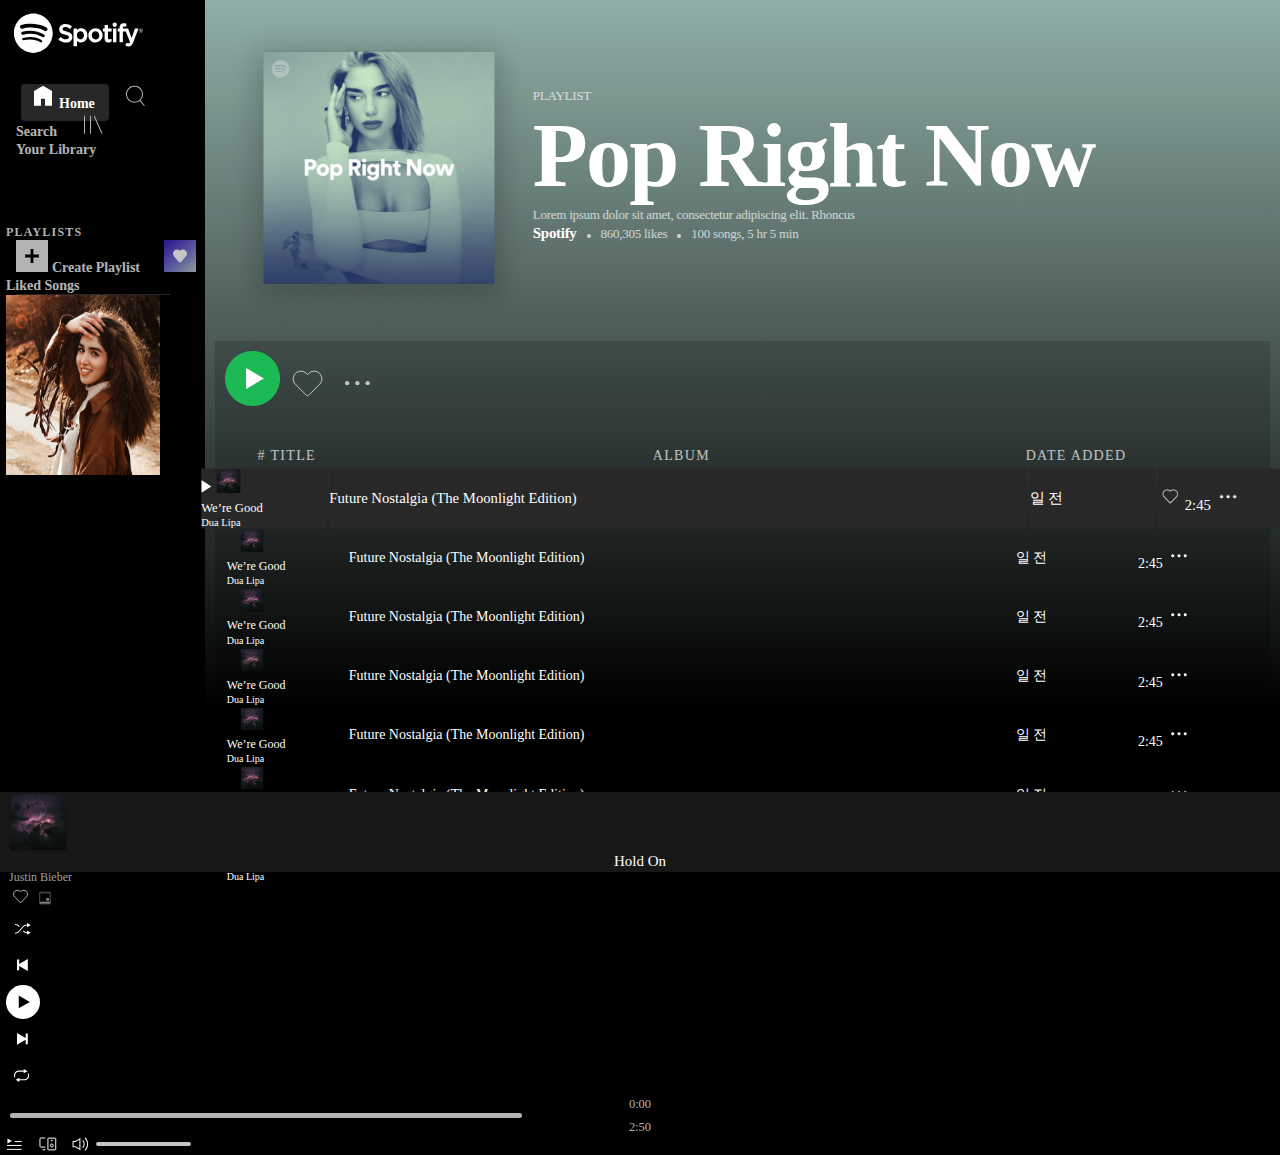
<file: player/index.html>
<!DOCTYPE html>
<html lang="en">

<head>
    <meta charset="UTF-8">
    <meta name="viewport" content="width=device-width, initial-scale=1.0">
    <title>Document</title>
    <link rel="icon" type="image/x-icon"
        href="https://encrypted-tbn0.gstatic.com/images?q=tbn:ANd9GcQFopnzqEulP1kegv8dzWHtAZyAmRtRQpsf7qQEHsbq&s">
    <link rel="stylesheet" href="style.css">
    <link rel="stylesheet" href="https://cdnjs.cloudflare.com/ajax/libs/font-awesome/6.4.2/css/all.min.css"
        integrity="sha512-z3gLpd7yknf1YoNbCzqRKc4qyor8gaKU1qmn+CShxbuBusANI9QpRohGBreCFkKxLhei6S9CQXFEbbKuqLg0DA=="
        crossorigin="anonymous" referrerpolicy="no-referrer" />
    <link href="https://cdn.jsdelivr.net/npm/bootstrap@5.0.2/dist/css/bootstrap.min.css" rel="stylesheet"
        integrity="sha384-EVSTQN3/azprG1Anm3QDgpJLIm9Nao0Yz1ztcQTwFspd3yD65VohhpuuCOmLASjC" crossorigin="anonymous">
</head>

<body>
    <div class="playlist">
        <div class="d-flex justify-content-between align-items-left left-section">
            <div class="d-flex justify-content-between align-items-left left-section-top">
                <div class="logo">
                    <svg xmlns="http://www.w3.org/2000/svg" width="131" height="40" viewBox="0 0 131 40" fill="none">
                        <g clip-path="url(#clip0_12109_34)">
                            <path
                                d="M0.924072 20.1176C0.924072 30.9412 9.70361 39.8823 20.3315 39.8823C30.9593 39.8823 39.7389 30.9412 39.7389 20.1176C39.7389 9.29411 30.9593 0.470581 20.3315 0.470581C9.70361 0.470581 0.924072 9.29411 0.924072 20.1176ZM27.4937 29.2941C22.9884 26.4706 17.2124 25.7647 10.5123 27.2941C8.89497 27.5294 8.66393 25.1765 10.0502 24.9412C17.4435 23.1765 23.6816 24 28.7645 27.1765C30.0352 28 28.7645 30 27.4937 29.2941ZM29.4576 24C24.2592 20.7059 16.2883 19.7647 10.1657 21.6471C8.20185 22.2353 7.50873 19.1765 9.35705 18.7059C16.4038 16.5882 25.0678 17.6471 31.0749 21.4118C32.6921 22.4706 31.0749 25.0588 29.4576 24ZM9.24153 15.6471C7.27769 16.3529 6.00696 12.9412 8.20185 12.1176C15.0175 9.99999 26.5696 10.3529 33.7318 14.7059C35.6957 15.7647 33.8474 19.0588 31.768 17.8823C25.5299 14.1176 15.1331 13.7647 9.24153 15.6471ZM53.0237 26.3529C51.0599 26.3529 49.2115 25.6471 47.5943 24C47.4787 24 47.4787 24.1176 47.4787 24.1176L45.6304 26.3529C45.5149 26.4706 45.5149 26.5882 45.6304 26.7059C47.7098 28.5882 50.2512 29.5294 53.0237 29.5294C56.9514 29.5294 59.3773 27.2941 59.3773 24C59.3773 21.1765 57.6445 19.6471 53.6013 18.5882C50.2512 17.7647 49.6736 17.1765 49.6736 16C49.6736 14.8235 50.8288 14.1176 52.3306 14.1176C53.8324 14.1176 55.2186 14.7059 56.8359 15.8823C56.8359 15.8823 56.9514 16 57.0669 16C57.1824 16 57.1824 15.8823 57.1824 15.8823L58.7997 13.5294C58.9153 13.4118 58.9153 13.4118 58.7997 13.2941C56.9514 11.7647 54.7565 10.9412 52.3306 10.9412C48.7495 10.9412 46.208 13.1765 46.208 16.3529C46.208 19.7647 48.5184 20.8235 52.2151 21.7647C55.4496 22.4706 55.9117 23.1765 55.9117 24.3529C55.9117 25.6471 54.7565 26.3529 53.0237 26.3529ZM63.9981 17.2941V15.7647C63.9981 15.6471 63.8826 15.5294 63.7671 15.5294H60.7636C60.6481 15.5294 60.5325 15.6471 60.5325 15.7647V33.0588C60.5325 33.1765 60.6481 33.2941 60.7636 33.2941H63.7671C63.8826 33.2941 63.9981 33.1765 63.9981 33.0588V27.6471C65.1533 28.9412 66.4241 29.5294 68.1569 29.5294C71.2759 29.5294 74.395 27.0588 74.395 22.3529C74.395 17.6471 71.2759 15.2941 68.1569 15.2941C66.4241 15.2941 65.1533 15.8823 63.9981 17.2941ZM67.4638 26.4706C65.3844 26.4706 63.8826 24.7059 63.8826 22.3529C63.8826 20 65.3844 18.3529 67.4638 18.3529C69.5431 18.3529 70.9294 20 70.9294 22.3529C70.9294 24.7059 69.5431 26.4706 67.4638 26.4706ZM75.3191 22.4706C75.3191 26.4706 78.4382 29.5294 82.4814 29.5294C86.5246 29.5294 89.6436 26.3529 89.6436 22.3529C89.6436 18.3529 86.6401 15.2941 82.5969 15.2941C78.5537 15.2941 75.3191 18.4706 75.3191 22.4706ZM78.7847 22.3529C78.7847 20 80.2865 18.3529 82.4814 18.3529C84.6763 18.3529 86.2936 20.1176 86.2936 22.4706C86.2936 24.8235 84.7918 26.4706 82.5969 26.4706C80.402 26.4706 78.7847 24.7059 78.7847 22.3529ZM94.9576 15.5294V12.1176C94.9576 12 94.9576 11.8823 94.8421 11.8823H91.8385C91.723 11.8823 91.6075 12 91.6075 12.1176V15.5294H90.1057C89.9902 15.5294 89.8747 15.6471 89.8747 15.7647V18.3529C89.8747 18.4706 89.9902 18.5882 90.1057 18.5882H91.6075V25.4118C91.6075 28.1176 92.8782 29.5294 95.5352 29.5294C96.5749 29.5294 97.6145 29.2941 98.4232 28.8235C98.5387 28.8235 98.5387 28.7059 98.5387 28.5882V26.1176C98.5387 26 98.5387 25.8823 98.4232 25.8823H98.1921C97.6145 26.2353 96.9214 26.3529 96.3438 26.3529C95.4197 26.3529 94.9576 25.8823 94.9576 24.9412V18.5882H98.4232C98.5387 18.5882 98.6542 18.4706 98.6542 18.3529V15.7647C98.6542 15.6471 98.5387 15.5294 98.4232 15.5294H94.9576ZM109.86 15.1765C109.86 13.8823 110.322 13.4118 111.361 13.4118C111.939 13.4118 112.517 13.4118 113.094 13.6471H113.21C113.21 13.6471 113.325 13.5294 113.325 13.4118V10.9412C113.325 10.8235 113.325 10.7059 113.21 10.7059C112.632 10.4706 111.824 10.3529 110.668 10.3529C107.896 10.3529 106.51 12 106.51 14.9412V15.5294H105.008C104.892 15.5294 104.777 15.6471 104.777 15.7647V18.3529C104.777 18.4706 104.892 18.5882 105.008 18.5882H106.51V29.0588C106.51 29.1765 106.625 29.2941 106.741 29.2941H109.744C109.86 29.2941 109.86 29.1765 109.86 29.0588V18.5882H112.748L117.022 29.0588C116.56 30.1176 116.098 30.3529 115.405 30.3529C114.827 30.3529 114.249 30.2353 113.672 29.8823H113.556L113.441 30L112.401 32.2353C112.401 32.3529 112.401 32.5882 112.517 32.5882C113.556 33.1765 114.481 33.4118 115.636 33.4118C117.831 33.4118 119.101 32.3529 120.141 29.5294L125.339 15.8823V15.6471C125.339 15.5294 125.224 15.5294 125.108 15.5294H121.989C121.874 15.5294 121.874 15.6471 121.874 15.7647L118.639 24.9412L115.174 15.7647C115.174 15.6471 115.058 15.5294 114.943 15.5294H109.86V15.1765ZM100.272 15.5294C100.156 15.5294 100.04 15.6471 100.04 15.7647V29.0588C100.04 29.1765 100.156 29.2941 100.272 29.2941H103.275C103.391 29.2941 103.391 29.1765 103.391 29.0588V15.7647C103.391 15.6471 103.391 15.5294 103.275 15.5294H100.272ZM99.5784 11.6471C99.5784 12.8235 100.618 13.8823 101.773 13.8823C102.928 13.8823 103.853 12.8235 103.853 11.6471C103.853 10.4706 102.928 9.5294 101.773 9.5294C100.618 9.5294 99.5784 10.4706 99.5784 11.6471ZM127.881 19.7647C129.036 19.7647 130.076 18.8235 130.076 17.6471C130.076 16.4706 129.036 15.5294 127.881 15.5294C126.726 15.5294 125.801 16.4706 125.801 17.6471C125.801 18.8235 126.726 19.7647 127.881 19.7647ZM127.881 15.7647C128.921 15.7647 129.845 16.5882 129.845 17.6471C129.845 18.7059 128.921 19.5294 127.881 19.5294C126.841 19.5294 126.033 18.7059 126.033 17.6471C126.033 16.5882 126.841 15.7647 127.881 15.7647ZM128.343 17.8823C128.689 17.7647 128.921 17.5294 128.921 17.1765C128.921 16.7059 128.458 16.4706 127.996 16.4706H127.072V18.7059H127.534V18H127.996L128.458 18.7059H129.036L128.343 17.8823ZM127.996 16.8235C128.227 16.8235 128.458 16.9412 128.458 17.1765C128.458 17.4118 128.227 17.5294 127.996 17.5294H127.534V16.8235H127.996Z"
                                fill="white" />
                        </g>
                        <defs>
                            <clipPath id="clip0_12109_34">
                                <rect width="131" height="40" fill="white" />
                            </clipPath>
                        </defs>
                    </svg>
                </div>
                <div class="auto-side-bar">
                    <input type="checkbox" id="bar">
                    <label for="bar" class="my-bar">
                        <i class="fa-solid fa-bars my-bar1" style="color: #ffffff;"></i>
                    </label>
                    <label for="bar" class="my-bar2">
                        <i class="fa-solid fa-xmark my-cancel" style="color: #ffffff;"></i>
                    </label>
                    <div class="d-flex justify-content-around align-items-left auto-bar">
                        <a href="#">
                            <div class="d-flex autobar1">
                                <span class="autobar1-img">
                                    <svg xmlns="http://www.w3.org/2000/svg" width="25" height="28" viewBox="0 0 31 34"
                                        fill="none">
                                        <g clip-path="url(#clip0_306_615)">
                                            <path
                                                d="M15.5849 19.6659C14.6021 19.6659 13.6596 20.0888 12.9646 20.8417C12.2697 21.5946 11.8793 22.6157 11.8793 23.6804V33.0822H19.2906V23.6804C19.2906 22.6157 18.9002 21.5946 18.2052 20.8417C17.5103 20.0888 16.5677 19.6659 15.5849 19.6659Z"
                                                fill="white" />
                                            <path
                                                d="M17.2376 2.04697C16.784 1.60463 16.1953 1.35986 15.5849 1.35986C14.9746 1.35986 14.3858 1.60463 13.9322 2.04697L0.762268 14.8879V28.8047C0.762268 29.9404 1.17871 31.0296 1.91999 31.8326C2.66126 32.6357 3.66665 33.0868 4.71497 33.0868H9.40881V23.6809C9.40881 21.9064 10.0595 20.2046 11.2177 18.9498C12.376 17.6951 13.9469 16.9902 15.5849 16.9902C17.2229 16.9902 18.7938 17.6951 19.9521 18.9498C21.1103 20.2046 21.761 21.9064 21.761 23.6809V33.0828H26.4548C27.5032 33.0828 28.5086 32.6317 29.2498 31.8286C29.9911 31.0256 30.4076 29.9364 30.4076 28.8007V14.8839L17.2376 2.04697Z"
                                                fill="white" />
                                        </g>
                                        <defs>
                                            <clipPath id="clip0_306_615">
                                                <rect width="29.6453" height="32.1157" fill="white"
                                                    transform="translate(0.762268 0.932129)" />
                                            </clipPath>
                                        </defs>
                                    </svg>
                                </span>
                                <span class="autobar1-text">Home</span>
                            </div>
                        </a>
                        <a href="#">
                            <div class="d-flex autobar1">
                                <span class="auto-bar-img">
                                    <svg xmlns="http://www.w3.org/2000/svg" width="25" height="28" viewBox="0 0 31 31"
                                        fill="none">
                                        <path
                                            d="M30.4073 28.8279L22.6723 21.0929C24.6816 18.6356 25.6695 15.5 25.4316 12.3347C25.1938 9.16938 23.7485 6.21658 21.3946 4.08705C19.0407 1.95752 15.9584 0.814177 12.7852 0.893518C9.61198 0.972858 6.59065 2.26881 4.34614 4.51332C2.10164 6.75782 0.805683 9.77916 0.726343 12.9524C0.647002 16.1256 1.79034 19.2079 3.91988 21.5618C6.04941 23.9157 9.0022 25.361 12.1675 25.5988C15.3328 25.8366 18.4684 24.8488 20.9257 22.8395L28.6607 30.5745L30.4073 28.8279ZM13.1142 23.1631C11.1598 23.1631 9.24925 22.5836 7.6242 21.4978C5.99915 20.4119 4.73258 18.8686 3.98465 17.063C3.23673 15.2573 3.04104 13.2704 3.42233 11.3536C3.80362 9.43668 4.74476 7.67592 6.12675 6.29393C7.50874 4.91194 9.2695 3.97079 11.1864 3.5895C13.1033 3.20821 15.0901 3.4039 16.8958 4.15183C18.7015 4.89976 20.2448 6.16633 21.3306 7.79137C22.4164 9.41642 22.996 11.327 22.996 13.2814C22.993 15.9013 21.951 18.413 20.0984 20.2656C18.2459 22.1181 15.7341 23.1602 13.1142 23.1631Z"
                                            fill="white" />
                                    </svg>
                                </span>
                                <span class="autobar1-text">Search</span>
                            </div>
                        </a>
                        <a href="#">
                            <div class="d-flex autobar1">
                                <span class="auto-bar-img">
                                    <svg xmlns="http://www.w3.org/2000/svg" width="23" height="24" viewBox="0 0 28 29"
                                        fill="none">
                                        <rect x="-0.00250244" y="0.15979" width="1.23522" height="28.4101"
                                            fill="white" />
                                        <rect x="8.64404" y="0.15979" width="1.23522" height="28.4101" fill="white" />
                                        <rect x="14.8201" y="0.655029" width="1.23522" height="29.3017"
                                            transform="rotate(-23.634 14.8201 0.655029)" fill="white" />
                                    </svg>
                                </span>
                                <span class="autobar1-text">Your Library</span>
                            </div>
                        </a>
                        <a href="#">
                            <div class="d-flex autobar1">
                                <span class="autobar1-img">
                                    <svg xmlns="http://www.w3.org/2000/svg" width="23" height="26" viewBox="0 0 30 30"
                                        fill="none">
                                        <path
                                            d="M21.0553 14.8841L14.8792 21.0602L8.70313 14.8841M14.8792 7.47273V19.8249V7.47273ZM14.8792 1.29663C22.3832 1.29663 28.4667 7.38009 28.4667 14.8841C28.4667 22.388 22.3832 28.4715 14.8792 28.4715C7.37527 28.4715 1.29181 22.388 1.29181 14.8841C1.29181 7.38009 7.37527 1.29663 14.8792 1.29663Z"
                                            stroke="white" stroke-width="2" />
                                    </svg>
                                </span>
                                <span class="autobar1-text">Install App</span>
                            </div>
                        </a>
                    </div>
                </div>
                <div class="d-flex justify-content-around align-items-left left-section-top-middle">
                    <a href="#" class="home-items1">
                        <span class="home-icon">
                            <svg xmlns="http://www.w3.org/2000/svg" width="24" height="24" viewBox="0 0 24 24"
                                fill="none">
                                <path
                                    d="M21 21.7381H14V14.7382H9.99998V21.7381H3V6.95245L12 1.71436L21 6.91673V21.7381Z"
                                    fill="white" />
                            </svg>
                        </span>
                        <span class="home-text">Home</span>
                    </a>
                    <a href="#" class="home-items">
                        <span class="home-icon">
                            <svg xmlns="http://www.w3.org/2000/svg" width="24" height="24" viewBox="0 0 24 24"
                                fill="none">
                                <path fill-rule="evenodd" clip-rule="evenodd"
                                    d="M16.3929 16.3096L20.7858 21.4643L20.0239 22.1191L15.6191 16.9643C14.1032 18.1151 12.3968 18.6905 10.5 18.6905C9.34917 18.6905 8.24798 18.4663 7.19642 18.0179C6.14486 17.5695 5.24009 16.9663 4.48213 16.2084C3.72416 15.4505 3.12098 14.5457 2.67261 13.4941C2.22423 12.4425 2.00003 11.3413 2 10.1905C1.99997 9.03975 2.22417 7.93857 2.67261 6.88697C3.12105 5.83538 3.72422 4.93061 4.48213 4.17268C5.24003 3.41474 6.1448 2.81157 7.19642 2.36316C8.24805 1.91476 9.34924 1.69055 10.5 1.69055C11.6507 1.69055 12.7519 1.91476 13.8035 2.36316C14.8552 2.81157 15.7599 3.41474 16.5178 4.17268C17.2758 4.93061 17.8789 5.83538 18.3274 6.88697C18.7758 7.93857 19 9.03975 19 10.1905C19 11.3731 18.7698 12.4921 18.3095 13.5477C17.8492 14.6032 17.2103 15.5239 16.3928 16.3096L16.3929 16.3096ZM10.5001 17.6905C11.8572 17.6905 13.1112 17.3552 14.262 16.6845C15.4128 16.0138 16.3235 15.1031 16.9941 13.9523C17.6648 12.8016 18.0001 11.5476 18.0001 10.1904C18.0002 8.83329 17.6648 7.57932 16.9941 6.42854C16.3235 5.27775 15.4127 4.36705 14.262 3.69643C13.1112 3.0258 11.8573 2.69049 10.5001 2.69049C9.14289 2.69049 7.88892 3.0258 6.73817 3.69643C5.58742 4.36705 4.67672 5.27775 4.00606 6.42854C3.33541 7.57932 3.00009 8.83329 3.00013 10.1904C3.00016 11.5476 3.33547 12.8016 4.00606 13.9523C4.67666 15.1031 5.58736 16.0138 6.73817 16.6845C7.88898 17.3552 9.14295 17.6905 10.5001 17.6905Z"
                                    fill="#B3B3B3" />
                            </svg>
                        </span>
                        <span class="home-text search">Search</span>
                    </a>
                    <a href="#" class="home-items">
                        <span class="home-icon">
                            <svg xmlns="http://www.w3.org/2000/svg" width="24" height="24" viewBox="0 0 24 24"
                                fill="none">
                                <path
                                    d="M13.6547 3.83329L21.4523 21.3452L20.5476 21.7499L12.75 4.23805L13.6547 3.83329ZM3 21.738V3.73804H4.00003V21.738H3ZM9 21.738V3.73804H10V21.738H9Z"
                                    fill="#B3B3B3" />
                            </svg>
                        </span>
                        <span class="home-text search">Your Library</span>
                    </a>
                </div>
                <div class="d-flex justify-content-around align-items-left left-section-top-bottom">
                    <div class="playlist-text">Playlists</div>
                    <a href="#" class="home-items playlist-a">
                        <span class="home-icon">
                            <svg xmlns="http://www.w3.org/2000/svg" width="32" height="32" viewBox="0 0 32 32"
                                fill="none">
                                <g clip-path="url(#clip0_12109_15)">
                                    <rect opacity="0.7" width="32" height="32" fill="white" />
                                    <path d="M23 17.4H17.4V23H14.6V17.4H9V14.6H14.6V9H17.4V14.6H23V17.4Z"
                                        fill="black" />
                                </g>
                                <defs>
                                    <clipPath id="clip0_12109_15">
                                        <rect width="32" height="32" fill="white" />
                                    </clipPath>
                                </defs>
                            </svg>
                        </span>
                        <span class="home-text search">Create Playlist</span>
                    </a>
                    <a href="#" class="home-items playlist-a">
                        <span class="home-icon">
                            <svg xmlns="http://www.w3.org/2000/svg" width="32" height="32" viewBox="0 0 32 32"
                                fill="none">
                                <rect width="32" height="32" fill="url(#paint0_linear_12109_7)" />
                                <path
                                    d="M21.7971 10.727C21.0807 10.0042 20.1189 9.57705 19.1024 9.53019C18.0859 9.48333 17.0889 9.82019 16.3091 10.474C16.2194 10.5417 16.1113 10.5807 15.9991 10.586C15.8861 10.5827 15.7772 10.5434 15.6881 10.474C14.9086 9.81982 13.9117 9.48271 12.8952 9.52957C11.8787 9.57644 10.917 10.0039 10.2011 10.727C9.43108 11.497 9.00708 12.521 9.00708 13.61C9.00708 14.699 9.43108 15.723 10.1751 16.465L14.6371 21.688C14.8052 21.8852 15.0142 22.0436 15.2495 22.1522C15.4848 22.2609 15.7409 22.3171 16.0001 22.3171C16.2593 22.3171 16.5154 22.2609 16.7507 22.1522C16.986 22.0436 17.1949 21.8852 17.3631 21.688L21.7981 16.493C22.1779 16.1153 22.4792 15.666 22.6843 15.1711C22.8894 14.6763 22.9944 14.1457 22.9931 13.61C22.9939 13.0743 22.8887 12.5437 22.6834 12.0489C22.4782 11.554 22.1769 11.1048 21.7971 10.727Z"
                                    fill="#C4C4C4" />
                                <defs>
                                    <linearGradient id="paint0_linear_12109_7" x1="0" y1="0" x2="27.5" y2="32"
                                        gradientUnits="userSpaceOnUse">
                                        <stop stop-color="#27148F" />
                                        <stop offset="0.65219" stop-color="#605F9E" />
                                        <stop offset="1" stop-color="#86979A" />
                                    </linearGradient>
                                </defs>
                            </svg>
                        </span>
                        <span class="home-text search">Liked Songs</span>
                    </a>
                    <div class="rectangle1"></div>
                </div>
            </div>
            <div class="left-section-bottom">
                <img src="./image1/player-left-img.png" style="width: 12vw; height: 20vh;">
            </div>
        </div>
        <div class="d-flex justify-content-start align-items-start main">
            <div class="main-top">
                <div class="main-top-img">
                    <img src="./image1/스크린샷 2021-03-16 오후 4.04 2.png">
                </div>
                <div class="d-flex justify-content-around align-items-left main-top-text">
                    <div class="main-top-text1">PLAYLIST</div>
                    <div class="main-top-text2">Pop Right Now</div>
                    <div class="main-top-text1">Lorem ipsum dolor sit amet, consectetur adipiscing elit. Rhoncus</div>
                    <div class="d-flex justify-content-left align-items-center main-top-text-fig">
                        <span class="main-top-text3">Spotify</span>
                        <span>
                            <svg xmlns="http://www.w3.org/2000/svg" width="4" height="4" viewBox="0 0 4 4" fill="none">
                                <circle opacity="0.7" cx="2" cy="2" r="2" fill="white" />
                            </svg>
                        </span>
                        <span class="main-top-text1">860,305 likes</span>
                        <span>
                            <svg xmlns="http://www.w3.org/2000/svg" width="4" height="4" viewBox="0 0 4 4" fill="none">
                                <circle opacity="0.7" cx="2" cy="2" r="2" fill="white" />
                            </svg>
                        </span>
                        <span class="main-top-text1">100 songs, 5 hr 5 min</span>
                    </div>
                </div>
            </div>
            <div class="d-flex justify-content-between align-items-start main-bottom">
                <div class="d-flex justify-content-start align-items-center main-bottom-logo">
                    <span>
                        <svg xmlns="http://www.w3.org/2000/svg" width="55" height="55" viewBox="0 0 55 55" fill="none">
                            <path
                                d="M0 27.5C0 12.3122 12.3122 0 27.5 0C42.6878 0 55 12.3122 55 27.5C55 42.6878 42.6878 55 27.5 55C12.3122 55 0 42.6878 0 27.5Z"
                                fill="#1DB954" />
                            <path d="M39 27.5L21 17V38L39 27.5Z" fill="white" />
                        </svg>
                    </span>
                    <span>
                        <svg xmlns="http://www.w3.org/2000/svg" width="46" height="46" viewBox="0 0 46 46" fill="none">
                            <path opacity="0.7"
                                d="M22.3027 13.4342C19.3015 10.433 14.4355 10.433 11.4342 13.4342V13.4342C8.433 16.4355 8.433 21.3015 11.4342 24.3027L22.3735 35.242C22.9957 35.8641 24.0043 35.8641 24.6265 35.242L35.5658 24.3027C38.567 21.3015 38.567 16.4355 35.5658 13.4342V13.4342C32.5645 10.433 27.6985 10.433 24.6973 13.4342L23.5 14.6315L22.3027 13.4342Z"
                                stroke="white" stroke-linejoin="round" />
                        </svg>
                    </span>
                    <span>
                        <svg xmlns="http://www.w3.org/2000/svg" width="46" height="46" viewBox="0 0 46 46" fill="none">
                            <g opacity="0.7">
                                <circle cx="13.125" cy="23.125" r="2.125" fill="white" />
                                <circle cx="23.375" cy="23.125" r="2.125" fill="white" />
                                <circle cx="33.625" cy="23.125" r="2.125" fill="white" />
                            </g>
                        </svg>
                    </span>
                </div>
                <div class="main-bottom-songs">
                    <table class="d-flex justify-content-between align-items-center main-bottom-table">
                            <tr class="d-flex justify-content-between align-items-center text-width3">
                                <th class="main-bottom-text text-width1"># TITLE</th>
                                <th class="main-bottom-text text-width2">ALBUM</th>
                                <th class="main-bottom-text text-width1">DATE ADDED</th>
                                <th class="text-width1"></th>
                            </tr>
                            <tr class="d-flex justify-content-between align-items-center text-width3 main-hover">
                                <td class=" d-flex justify-content-evenly align-items-center text-width1">
                                    <span style="width: 15px;">
                                        <svg xmlns="http://www.w3.org/2000/svg" width="10" height="14"
                                            viewBox="0 0 10 14" fill="none">
                                            <path d="M9.60205 7.04145L0.19764 13.1395L0.19764 0.943375L9.60205 7.04145Z"
                                                fill="white" />
                                        </svg>
                                    </span>
                                    <span>
                                        <img src="./image1/bottom-left-img.png" style="width: 24px;height: 24px;">
                                    </span>
                                    <span class=" ">
                                        <div class="main-bottom-img-text4">We’re Good</div>
                                        <div class="main-bottom-img-text5">Dua Lipa</div>
                                    </span>
                                </td>
                                <td class="text-width2">Future Nostalgia (The Moonlight Edition)</td>
                                <td class="text-width1">일 전</td>
                                <td class="text-width2">
                                    <span>
                                        <svg xmlns="http://www.w3.org/2000/svg" width="22" height="24"
                                            viewBox="0 0 22 24" fill="none">
                                            <path opacity="0.7"
                                                d="M11.226 6.04065C9.65803 4.87082 7.46757 5.03618 6.09298 6.42813V6.42813C4.58531 7.95484 4.58531 10.41 6.09298 11.9367L6.79076 12.6433L6.78486 12.6493L11.9026 17.8317V17.8317C11.9059 17.8284 11.9112 17.8284 11.9144 17.8317V17.8317L17.0322 12.6493L17.0263 12.6433L17.724 11.9367C19.2317 10.41 19.2317 7.95484 17.7241 6.42813V6.42813C16.3495 5.03618 14.159 4.87082 12.591 6.04065L11.9085 6.54984L11.226 6.04065Z"
                                                stroke="white" stroke-linejoin="round" />
                                        </svg>
                                    </span>
                                    <span>2:45</span>
                                    <span class="dot-img">
                                        <img src="./image1/more.png">
                                    </span>
                                </td>
                            </tr>
                            <tr class="d-flex justify-content-between align-items-center text-width3">
                                <td class=" d-flex justify-content-evenly align-items-center text-width1">
                                    <span style="display: inline-block; width: 10px;"></span>
                                    <span>
                                        <img src="./image1/bottom-left-img.png" style="width: 24px;height: 24px;">
                                    </span>
                                    <span class=" ">
                                        <div class="main-bottom-img-text4">We’re Good</div>
                                        <div class="main-bottom-img-text5">Dua Lipa</div>
                                    </span>
                                </td>
                                <td class="text-width2">Future Nostalgia (The Moonlight Edition)</td>
                                <td class="text-width1">일 전</td>
                                <td class="text-width2">
                                    <span>
                                       
                                    </span>
                                    <span>2:45</span>
                                    <span class="dot-img">
                                        <img src="./image1/more.png">
                                    </span>
                                </td>
                            </tr>
                            <tr class="d-flex justify-content-between align-items-center text-width3">
                                <td class=" d-flex justify-content-evenly align-items-center text-width1">
                                    <span style="display: inline-block; width: 10px;"></span>
                                    <span>
                                        <img src="./image1/bottom-left-img.png" style="width: 24px;height: 24px;">
                                    </span>
                                    <span class=" ">
                                        <div class="main-bottom-img-text4">We’re Good</div>
                                        <div class="main-bottom-img-text5">Dua Lipa</div>
                                    </span>
                                </td>
                                <td class="text-width2">Future Nostalgia (The Moonlight Edition)</td>
                                <td class="text-width1">일 전</td>
                                <td class="text-width2">
                                    <span>
                                       
                                    </span>
                                    <span>2:45</span>
                                    <span class="dot-img">
                                        <img src="./image1/more.png">
                                    </span>
                                </td>
                            </tr>
                            <tr class="d-flex justify-content-between align-items-center text-width3">
                                <td class=" d-flex justify-content-evenly align-items-center text-width1">
                                    <span style="display: inline-block; width: 10px;"></span> 
                                    <span>
                                        <img src="./image1/bottom-left-img.png" style="width: 24px;height: 24px;">
                                    </span>
                                    <span class=" ">
                                        <div class="main-bottom-img-text4">We’re Good</div>
                                        <div class="main-bottom-img-text5">Dua Lipa</div>
                                    </span>
                                </td>
                                <td class="text-width2">Future Nostalgia (The Moonlight Edition)</td>
                                <td class="text-width1">일 전</td>
                                <td class="text-width2">
                                    <span>
                                        
                                    </span>
                                    <span>2:45</span>
                                    <span class="dot-img">
                                        <img src="./image1/more.png">
                                    </span>
                                </td>
                            </tr>
                            <tr class="d-flex justify-content-between align-items-center text-width3">
                                <td class=" d-flex justify-content-evenly align-items-center text-width1">
                                    <span style="display: inline-block; width: 10px;"></span> 
                                    <span>
                                        <img src="./image1/bottom-left-img.png" style="width: 24px;height: 24px;">
                                    </span>
                                    <span class=" ">
                                        <div class="main-bottom-img-text4">We’re Good</div>
                                        <div class="main-bottom-img-text5">Dua Lipa</div>
                                    </span>
                                </td>
                                <td class="text-width2">Future Nostalgia (The Moonlight Edition)</td>
                                <td class="text-width1">일 전</td>
                                <td class="text-width2">
                                    <span>
                                        
                                    </span>
                                    <span>2:45</span>
                                    <span class="dot-img">
                                        <img src="./image1/more.png">
                                    </span>
                                </td>
                            </tr>
                            <tr class="d-flex justify-content-between align-items-center text-width3">
                                <td class=" d-flex justify-content-evenly align-items-center text-width1">
                                    <span style="display: inline-block; width: 10px;"></span>
                                    <span>
                                        <img src="./image1/bottom-left-img.png" style="width: 24px;height: 24px;">
                                    </span>
                                    <span class=" ">
                                        <div class="main-bottom-img-text4">We’re Good</div>
                                        <div class="main-bottom-img-text5">Dua Lipa</div>
                                    </span>
                                </td>
                                <td class="text-width2">Future Nostalgia (The Moonlight Edition)</td>
                                <td class="text-width1">일 전</td>
                                <td class="text-width2">
                                    <span>
                                       
                                    </span>
                                    <span>2:45</span>
                                    <span class="dot-img">
                                        <img src="./image1/more.png">
                                    </span>
                                </td>
                            </tr>
                            <tr class="d-flex justify-content-between align-items-center text-width3">
                                <td class=" d-flex justify-content-evenly align-items-center text-width1">
                                    <span style="display: inline-block; width: 10px;"></span>
                                    <span>
                                        <img src="./image1/bottom-left-img.png" style="width: 24px;height: 24px;">
                                    </span>
                                    <span class=" ">
                                        <div class="main-bottom-img-text4">We’re Good</div>
                                        <div class="main-bottom-img-text5">Dua Lipa</div>
                                    </span>
                                </td>
                                <td class="text-width2">Future Nostalgia (The Moonlight Edition)</td>
                                <td class="text-width1">일 전</td>
                                <td class="text-width2">
                                    <span>
                                       
                                    </span>
                                    <span>2:45</span>
                                    <span class="dot-img">
                                        <img src="./image1/more.png">
                                    </span>
                                </td>
                            </tr>
                    </table>
                </div>
            </div>
        </div>
        <div class="d-flex justify-content-between align-items-center bottom">
            <div class="d-flex justify-content-between align-items-center bottom-left">
                <div class="bottom-left-img">
                    <img src="./image1/bottom-left-img.png" style="width:59px;height:60px">
                </div>
                <div class="justify-content-around align-items-center bottom-left-mid">
                    <div class="bottom-left-text1">Hold On</div>
                    <div class="bottom-left-text2">Justin Bieber</div>
                </div>
                <div class="d-flex justify-content-between align-items-center bottom-left-end">
                    <span>
                        <svg xmlns="http://www.w3.org/2000/svg" width="24" height="24" viewBox="0 0 24 24" fill="none">
                            <path opacity="0.7"
                                d="M10.853 6.04065C9.28499 4.87082 7.09453 5.03618 5.71993 6.42813V6.42813C4.21226 7.95484 4.21226 10.41 5.71993 11.9367L6.41771 12.6433L6.41181 12.6493L11.5296 17.8317V17.8317C11.5328 17.8284 11.5381 17.8284 11.5413 17.8317V17.8317L16.6591 12.6493L16.6532 12.6433L17.351 11.9367C18.8587 10.41 18.8587 7.95484 17.351 6.42813V6.42813C15.9764 5.03618 13.7859 4.87082 12.218 6.04065L11.5355 6.54984L10.853 6.04065Z"
                                stroke="white" stroke-linejoin="round" />
                        </svg>
                    </span>
                    <span>
                        <img src="./image1/pip.png" style="width: 16px;height: 22px;">
                    </span>
                </div>
            </div>
            <div class="d-flex justify-content-around align-items-center bottom-middle">
                <div class="d-flex justify-content-between align-items-center bottom-middle-top">
                    <div class="bottom-middle-top1">
                        <svg xmlns="http://www.w3.org/2000/svg" width="32" height="32" viewBox="0 0 32 32" fill="none">
                            <path
                                d="M12.8952 14.0134L13.6526 13.1478C12.4624 11.7413 10.7312 10.9839 9 10.9839V12.0658C10.4066 12.0658 11.8132 12.715 12.787 13.797L12.8952 14.0134ZM21.0102 19.0988C19.7118 19.0988 18.5216 18.5578 17.5478 17.6922L16.8986 18.5578C17.9806 19.6398 19.4954 20.1808 21.0102 20.1808V21.8038L24.7972 19.6398L21.0102 17.4758V19.0988ZM21.0102 12.6068V14.2298L24.7972 12.0658L21.0102 9.90186V11.5249C19.279 11.5249 17.5478 12.2822 16.4658 13.6888L12.787 17.9086C11.8132 18.9906 10.4066 19.6398 9 19.6398V20.7218C10.7312 20.7218 12.4624 19.9644 13.5444 18.5578L17.2232 14.338C18.197 13.256 19.6036 12.6068 21.0102 12.6068Z"
                                fill="white" />
                        </svg>
                    </div>
                    <div class="d-flex justify-content-around align-items-center bottom-middle-top2">
                        <div>
                            <svg xmlns="http://www.w3.org/2000/svg" width="32" height="32" viewBox="0 0 32 32"
                                fill="none">
                                <path d="M21.82 10L13.164 14.9977V10.541H11V21.361H13.164V16.9042L21.82 21.902V10Z"
                                    fill="white" />
                            </svg>
                        </div>
                        <div>
                            <svg xmlns="http://www.w3.org/2000/svg" width="34" height="34" viewBox="0 0 34 34"
                                fill="none">
                                <path
                                    d="M0 17C0 7.61116 7.61116 0 17 0C26.3888 0 34 7.61116 34 17C34 26.3888 26.3888 34 17 34C7.61116 34 0 26.3888 0 17Z"
                                    fill="white" />
                                <path d="M12.7695 23.3748L23.811 16.9998L12.7695 10.6248V23.3748Z" fill="black" />
                            </svg>
                        </div>
                        <div>
                            <svg xmlns="http://www.w3.org/2000/svg" width="32" height="32" viewBox="0 0 32 32"
                                fill="none">
                                <path
                                    d="M19.656 10.5365V14.9565L11 10V21.8036L19.656 16.8472V21.2671H21.82V10.5365H19.656Z"
                                    fill="white" />
                            </svg>
                        </div>
                    </div>
                    <div class="bottom-middle-top3">
                        <svg xmlns="http://www.w3.org/2000/svg" width="32" height="32" viewBox="0 0 32 32" fill="none">
                            <path
                                d="M12.869 12.705H17.738V14.328L21.525 12.164L17.738 10V11.623H12.869C10.164 11.623 8 13.787 8 16.492C8 17.1412 8.1082 17.7904 8.4328 18.4396L9.4066 17.8986C9.1902 17.4658 9.082 17.033 9.082 16.492C9.082 14.4362 10.8132 12.705 12.869 12.705ZM22.7152 14.5444L21.7414 15.0854C21.9578 15.5182 22.066 15.951 22.066 16.492C22.066 18.5478 20.3348 20.279 18.279 20.279H13.41V18.656L9.623 20.82L13.41 22.984V21.361H18.279C20.984 21.361 23.148 19.197 23.148 16.492C23.148 15.8428 23.0398 15.1936 22.7152 14.5444Z"
                                fill="white" />
                        </svg>
                    </div>
                </div>
                <div class="d-flex justify-content-around align-items-center bottom-middle-bottom">
                    <div class="botttom-middle-bottom-text">0:00 </div>
                    <div class="bottom-middle-bottom-mid"></div>
                    <div class="botttom-middle-bottom-text"> 2:50</div>
                </div>
            </div>
            <div class="d-flex justify-content-around align-items-center bottom-right">
                <svg xmlns="http://www.w3.org/2000/svg" width="185" height="14" viewBox="0 0 189 14" fill="none">
                    <line x1="9" y1="4.5" x2="16" y2="4.5" stroke="white" />
                    <line x1="1" y1="8.5" x2="16" y2="8.5" stroke="white" />
                    <line x1="1" y1="12.5" x2="16" y2="12.5" stroke="white" />
                    <path d="M6 4L1.5 6.59808L1.5 1.40192L6 4Z" fill="white" />
                    <rect x="42.8228" y="1" width="8" height="12" rx="0.5" stroke="white" />
                    <circle cx="46.8228" cy="8.5" r="1.5" stroke="white" />
                    <circle cx="46.8228" cy="3.5" r="0.5" stroke="white" />
                    <path
                        d="M39.9751 0.855469H35.6768C35.1245 0.855469 34.6768 1.30318 34.6768 1.85547V9.19049C34.6768 9.74278 35.1245 10.1905 35.6768 10.1905H39.9751"
                        stroke="white" />
                    <line x1="37.3511" y1="12.9199" x2="39.9751" y2="12.9199" stroke="white" />
                    <path
                        d="M80.945 0.208496L80.293 1.00329C81.87 2.5262 82.863 4.69496 82.863 7.10537C82.863 9.51579 81.869 11.6845 80.293 13.2075L80.944 14.0022C81.8641 13.1272 82.5991 12.0619 83.102 10.8745C83.6048 9.68705 83.8646 8.40346 83.8647 7.1056C83.8648 5.80775 83.6052 4.52411 83.1025 3.33659C82.5998 2.14906 81.865 1.08371 80.945 0.208496ZM78.673 2.97933L78.022 3.77412C78.4467 4.20893 78.784 4.72752 79.0143 5.2996C79.2445 5.87168 79.363 6.4858 79.3629 7.10611C79.3628 7.72643 79.2441 8.34051 79.0137 8.91251C78.7833 9.48452 78.4458 10.003 78.021 10.4377L78.672 11.2325C79.712 10.1908 80.363 8.72829 80.363 7.10641C80.363 5.48454 79.713 4.021 78.673 2.97933ZM68 3.98037V10.2304H70.804L76 13.3554V0.855371L70.804 3.98037H68ZM75 2.65954V11.5512L71.072 9.18871H69V5.02204H71.072L75 2.65954Z"
                        fill="white" />
                    <rect x="92" y="5" width="97" height="4" rx="2" fill="#C4C4C4" />
                </svg>
            </div>
        </div>
    </div>
</body>

</html>
</file>
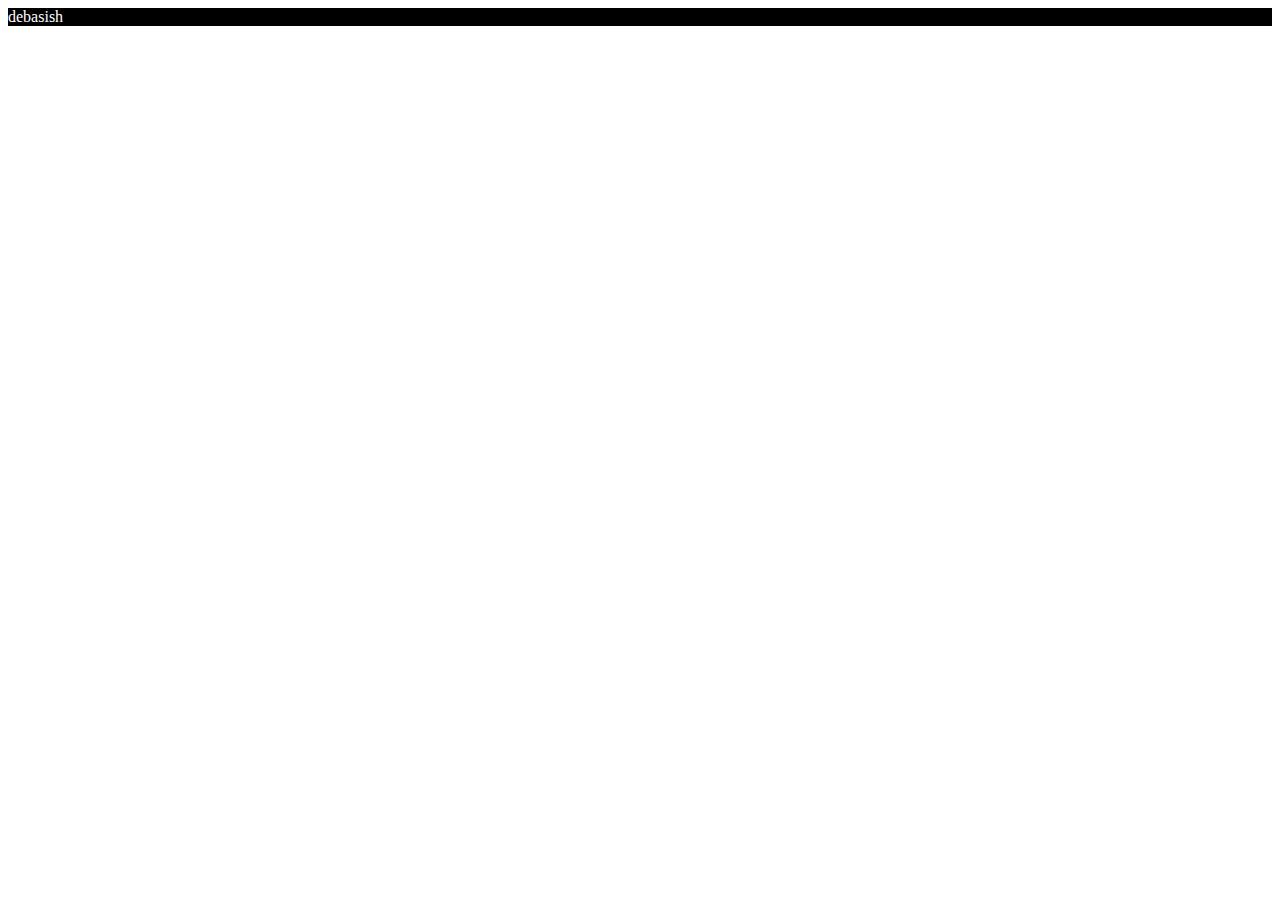
<file: main/player/index.html>
<!DOCTYPE html>
<html lang="en">
<head>
    <meta charset="UTF-8">
    <meta name="viewport" content="width=device-width, initial-scale=1.0">
    <title>Document</title>
    <link rel="icon" type="image/x-icon"
    href="https://encrypted-tbn0.gstatic.com/images?q=tbn:ANd9GcQFopnzqEulP1kegv8dzWHtAZyAmRtRQpsf7qQEHsbq&s">
    <link rel="stylesheet" href="style.css">
    <link rel="stylesheet" href="https://cdnjs.cloudflare.com/ajax/libs/font-awesome/6.4.2/css/all.min.css"
    integrity="sha512-z3gLpd7yknf1YoNbCzqRKc4qyor8gaKU1qmn+CShxbuBusANI9QpRohGBreCFkKxLhei6S9CQXFEbbKuqLg0DA=="
    crossorigin="anonymous" referrerpolicy="no-referrer" />
<link href="https://cdn.jsdelivr.net/npm/bootstrap@5.0.2/dist/css/bootstrap.min.css" rel="stylesheet"
    integrity="sha384-EVSTQN3/azprG1Anm3QDgpJLIm9Nao0Yz1ztcQTwFspd3yD65VohhpuuCOmLASjC" crossorigin="anonymous">
</head>
<body>
    <div class="text1">debasish</div>
</body>
</html>
</file>
<file: player/style.css>
* {
    margin: 0px;
    padding: 0px;
    box-sizing: border-box;
}

body {
    background-color: black;
}

.playlist {
    display: grid;
    grid-template-columns: 16vw 84vw;
    grid-template-rows: 88vh 12vh;

}

/* left section */
.left-section {
    background: #000;
    flex-direction: column;
    padding: 6px;
    /* flex: .3;
    height: 578px; */
}

.left-section-top {
    flex-direction: column;
}

.logo {
    padding: 7px;
}

.left-section-top-middle {
    flex-direction: column;
    height: 120px !important;
    margin: 20px 10px;
}

.left-section-top-bottom>a,
.left-section-top-middle>a {
    text-decoration: none;
    color: white;
}

.home-items1,
.home-items {
    text-align: left;
    padding: 10px;
    transition: all .5s ease-in-out;
}

.home-items1,
.home-items:hover {
    border-radius: 4px;
    background: #282828;
    width: 14vw;
    height: 40px;
    margin: 5px;
}

.home-icon {
    display: inline-block;
    text-align: center;
}

.home-text {
    display: inline-block;
    text-align: center;
    color: #FFF;
    font-family: Circular Std;
    font-size: 14px;
    font-style: normal;
    font-weight: 700;
    line-height: 16px;
}

.search {
    opacity: 0.7;
}

.left-section-top-bottom {
    flex-direction: column;
}

.playlist-text {
    color: #B3B3B3;
    font-family: Circular Std;
    font-size: 12px;
    font-style: normal;
    font-weight: 700;
    line-height: 16px;
    letter-spacing: 1.2px;
    text-transform: uppercase;
}

.playlist-a:hover {
    height: 7vh !important;
    text-align: center !important;
}

.rectangle1 {
    width: 12vw;
    height: 1px;
    background-color: #282828;
    margin-left: 10px;
}

.main {
    background: linear-gradient(180deg, #90AEA7 0%, #000 89.7%);
    flex-direction: column;
    padding: 8px 10px 0px 10px;
    /* flex: 2;
    height: 578px; */
}

.main-top {
    display: flex;
    justify-content: left;
    align-items: start;
    height: 37vh;
    padding: 10px;
}

.main-top-img {
    justify-self: start;
    align-self: center;
}

.main-top-text {
    flex-direction: column;
    padding-top: 30px;
    margin-top: 40px;
}

.main-top-text1 {
    color: #FFF;
    font-family: Circular Std;
    font-size: 13px;
    font-style: normal;
    font-weight: 500;
    line-height: normal;
    letter-spacing: -0.26px;
    opacity: 0.7;
}

.main-top-text2 {
    color: #FFF;

    font-family: Circular Std;
    font-size: 90px;
    font-style: normal;
    font-weight: 900;
    line-height: normal;
    letter-spacing: -1.8px;
}

.main-top-text3 {
    color: #FFF;
    font-family: Circular Std;
    font-size: 15px;
    font-style: normal;
    font-weight: 700;
    line-height: 146.9%;
    letter-spacing: -0.3px;
}

.main-top-text-fig>span {
    margin-inline-end: 6px;
}

.main-bottom {
    background-color: rgba(0, 0, 0, 0.15);
    height: 80%;
    width: 100%;
    padding: 10px;
    flex-direction: column;
}

.main-bottom-logo {
    /* padding-inline-start: 15px ; */
    height: 80px;
}

.main-bottom-songs {
    width: 100%;
    height: 270px;
}

.main-bottom-songs>table {
    width: 100%;

}

.main-bottom-text {
    color: #FFF;
    font-family: Circular Std;
    font-size: 14px;
    font-style: normal;
    font-weight: 400;
    line-height: normal;
    letter-spacing: 1.32px;
    opacity: 0.7 !important;

}

.main-bottom-table {
    margin-top: 10px;
    flex-direction: column;
    height: 190px;
    overflow-y: scroll;

}

.text-width2,
.text-width1 {
    /* width:120px; */
    color: #FFF;
    font-family: Circular Std;
    font-size: 14px;
    font-style: normal;
    font-weight: 400;
    line-height: normal;
}

.text-width1 {
    width: 120px;
}

.text-width3 {
    width: 1000px;
    height: 25px;
    margin-bottom: 25px;
}

.dot-img {
    width: 20px;
    height: 25px;

}

.dot-img>img {
    color: rgba(255, 255, 255, 0.15);
}

.main-bottom-img-text4 {
    color: #FFF;
    font-family: Circular Std;
    font-size: 12px;
    font-style: normal;
    font-weight: 400;
    line-height: 18.188px;
}

.main-bottom-img-text5 {
    color: #FFF;
    font-family: Circular Std;
    font-size: 10px;
    font-style: normal;
    font-weight: 400;
    line-height: normal;
}

.my-bar,
.my-bar2,
.auto-side-bar,
#bar {
    display: none;
}

.auto-bar {
    flex-direction: column;
    padding: 5px 20px;
    display: none;
}

.autobar1 {
    gap: 30px;
    transition: all .5s ease-in-out;
    padding-inline: 15px;
}

.auto-bar>a,
.left-top>a {
    text-decoration: none !important;
    color: white;
    cursor: pointer;
}

.autobar1:hover {
    background-color: #181818;
    width: 80%;
    height: 12vw;
    border-radius: 10px;
    color: white;
}

.main-bottom-table tr {
    transition: all .5s ease-in-out;
}

.main-hover,
.main-bottom-table tr:hover {
    width: 100%;
    background-color: #282828;
    border-radius: 10px;
    height: 28px;
    cursor: pointer;
    transform: scale(1.05);
}

::-webkit-scrollbar {
    display: none;
}








.bottom {
    /* position: fixed;
    bottom: 0px;
    left: 0px; */
    width: 100vw;
    height: 80px;
    background-color: #181818;
    padding-inline: 6px;
    z-index: 4;

}

.bottom-left {
    padding-inline: 3px;
    gap: 6px;
}

.bottom-left-img {
    width: 59px;
    height: 60px;
    /* background-color: #c4c4c4; */
    box-shadow: 0px 0px 2px 0px rgba(0, 0, 0, 0.25);
}

.bottom-left-mid {
    flex-direction: column;
    gap: 3px;
}

.bottom-left-text1 {
    color: #FFF;
    text-align: center;
    font-family: Circular Std;
    font-size: 15px;
    font-style: normal;
    font-weight: 400;
    line-height: 18.188px;
}

.bottom-left-text2 {
    color: #FFF;
    font-family: Circular Std;
    font-size: 12px;
    font-style: normal;
    font-weight: 400;
    line-height: normal;
    opacity: 0.6;
}

.bottom-middle {
    flex-direction: column;

}

.botttom-middle-bottom-text {
    color: #B3B3B3;
    text-align: center;
    font-family: Circular Std;
    font-size: 12.504px;
    font-style: normal;
    font-weight: 400;
    line-height: 18.188px;
}

.bottom-middle-bottom-mid {
    border-radius: 2.273px;
    background: #B3B3B3;
    width: 40vw;
    height: 5px;
    margin-inline: 4px;
}

@media screen and (min-width: 1440px) {
    .text-width3 {
        width: 1000px;
        height: 25px;
        margin-bottom: 25px;
    }
}

@media screen and (max-width: 1024px) {
    .main-top-text2 {
        font-size: 70px;
    }
    .main-bottom-table{

    }
   .text-width3 {
        width: 800px;
        height: 25px;
        margin-bottom: 25px;
    }
}

@media screen and (max-width: 768px) {
    .playlist {
        display: grid;
        grid-template-columns: 22vw 78vw;
        grid-template-rows: 86vh 14vh;

    }

    .main-top {
        transform: scale(.7);
    }
   
    .main-top-text2 {
        font-size: 35px;
    }
    .text-width3 {
        width: 500px;
        height: 25px;
        margin-bottom: 25px;
    }
    .main-hover,
.main-bottom-table tr:hover {
    width: 100%;
    background-color: #282828;
    border-radius: 10px;
    height: 28px;
    cursor: pointer;
    transform: scale(1);
}
}

@media screen and (max-width: 500px) {
    .playlist{
        grid-template-columns: auto;
        grid-template-rows: 60px 75vh 20vh;
        margin:0px;
    }
     .main-top{
        transform:translate(-40px);
     }
     .main-top-img{
        transform: scale(.6);
     }
    .main-top-text1{
        font-size: 10px;
    }
    .main-top-text2{
        font-size: 20px;
    }
      .main-bottom{
        transform: scaleY(.8);
      }
    .left-section-top-middle>a,
    .left-section-top-bottom>a,.left-section-bottom {
        display: none !important;
    }

    .auto-bar {
        display: flex;
    }
     /* .logo{
        width: 100vw;
      position:fixed;
      top:0px;
      margin-bottom: 20px;
      background-color: #000;
     } */
     .my-bar{
        display:flex!important;
        width: 35px;
        height: 15px;
        position:fixed !important;
        top: 20px !important;
       left:360px !important;
        z-index: 10 !important;
        visibility: visible;
       }
       .auto-side-bar{
        display: flex !important;
       }
       .auto-bar{
        position: fixed;
        top:64px;
        left:80px;
        width:100vw;
        height: 44vw;
        border-radius: 15px;
        color: white;
        text-align:left;
        font-size: 20px;
        background-color: #000;
        transform: translateX(100%);
        transition: all .5s ease-in-out;
        z-index: 12;
       }
       #bar:checked ~ .auto-bar{
        display: flex;
        transform: translateX(0);
    
       }
       #bar:checked ~ .my-bar2{
        display:flex!important;
        width: 35px;
        height: 19px;
        position:fixed !important;
        top: 20px !important;
        left:360px !important;
        z-index: 10 !important;
       }
       #bar:checked +.my-bar .my-bar1{
        display: none;
       }
}
</file>
<file: main/player/style.css>
.text1{
    background-color: black;
    color: white;
}
</file>
